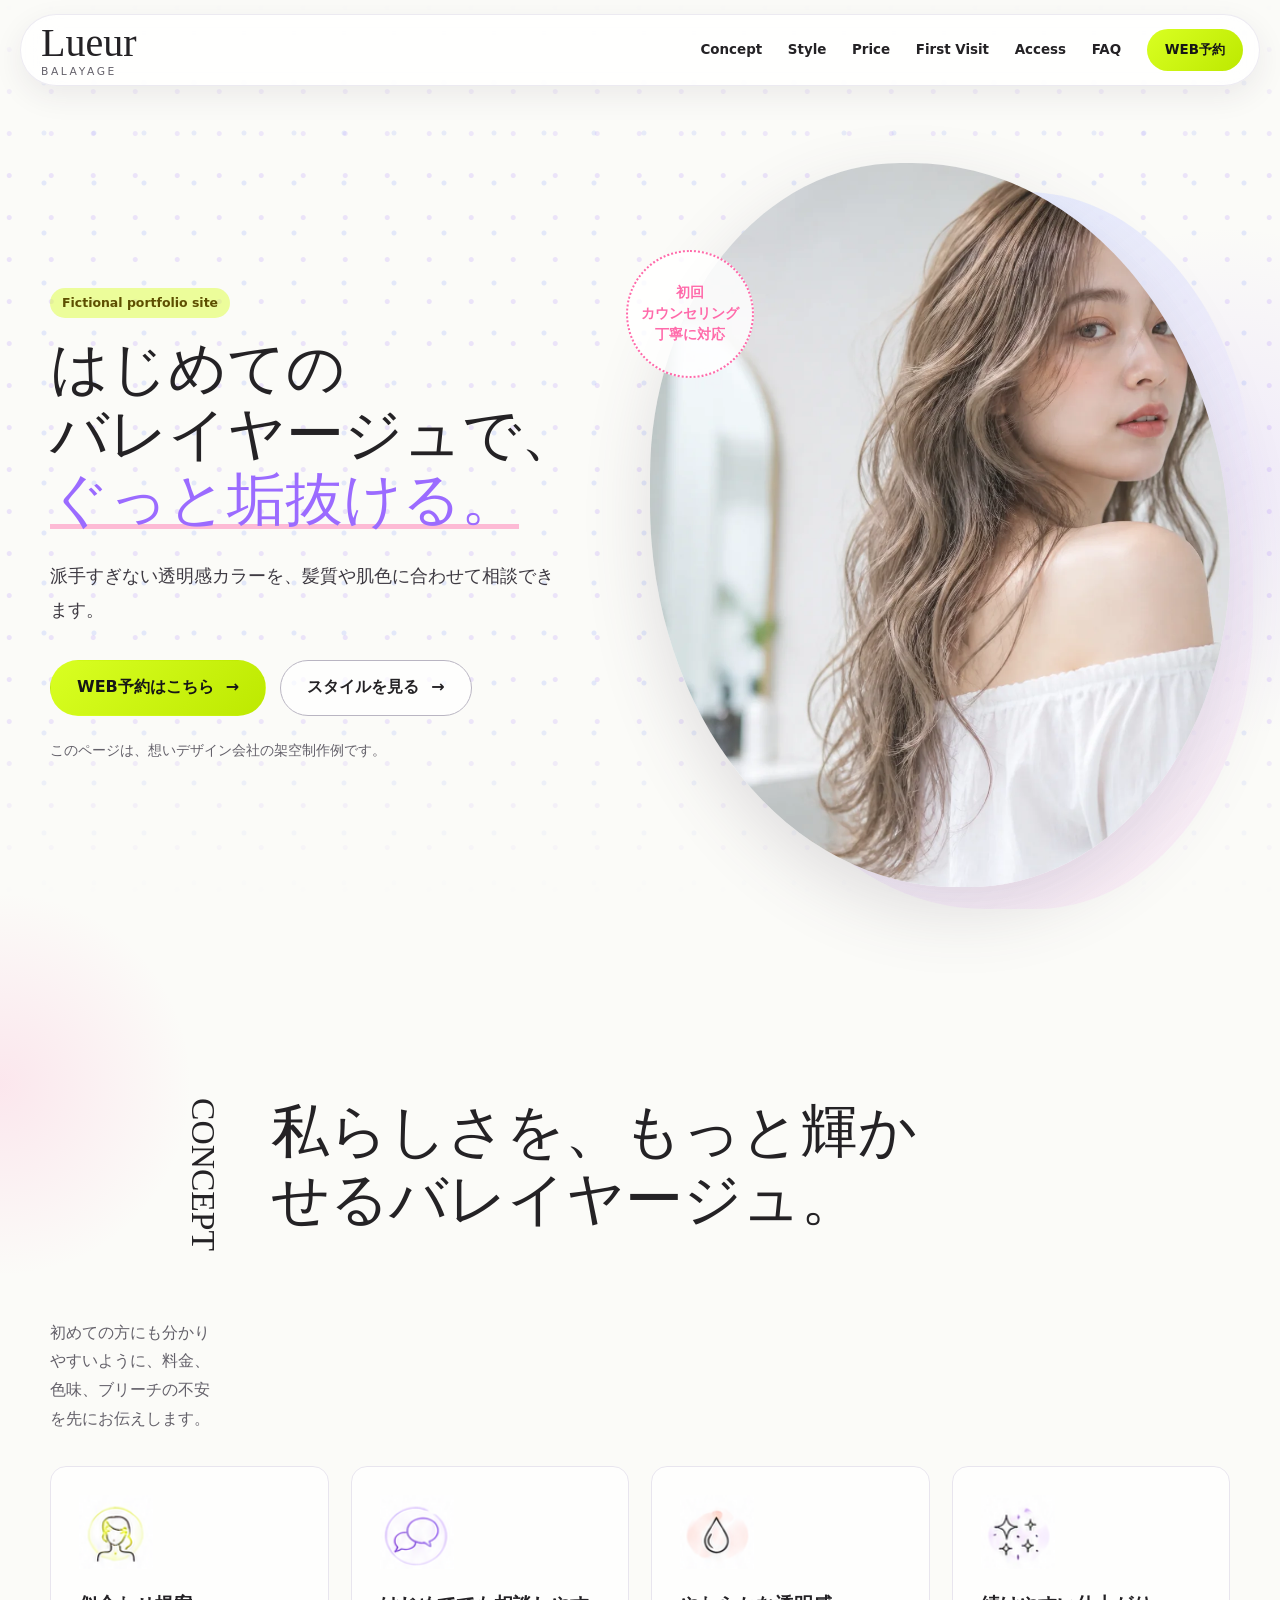
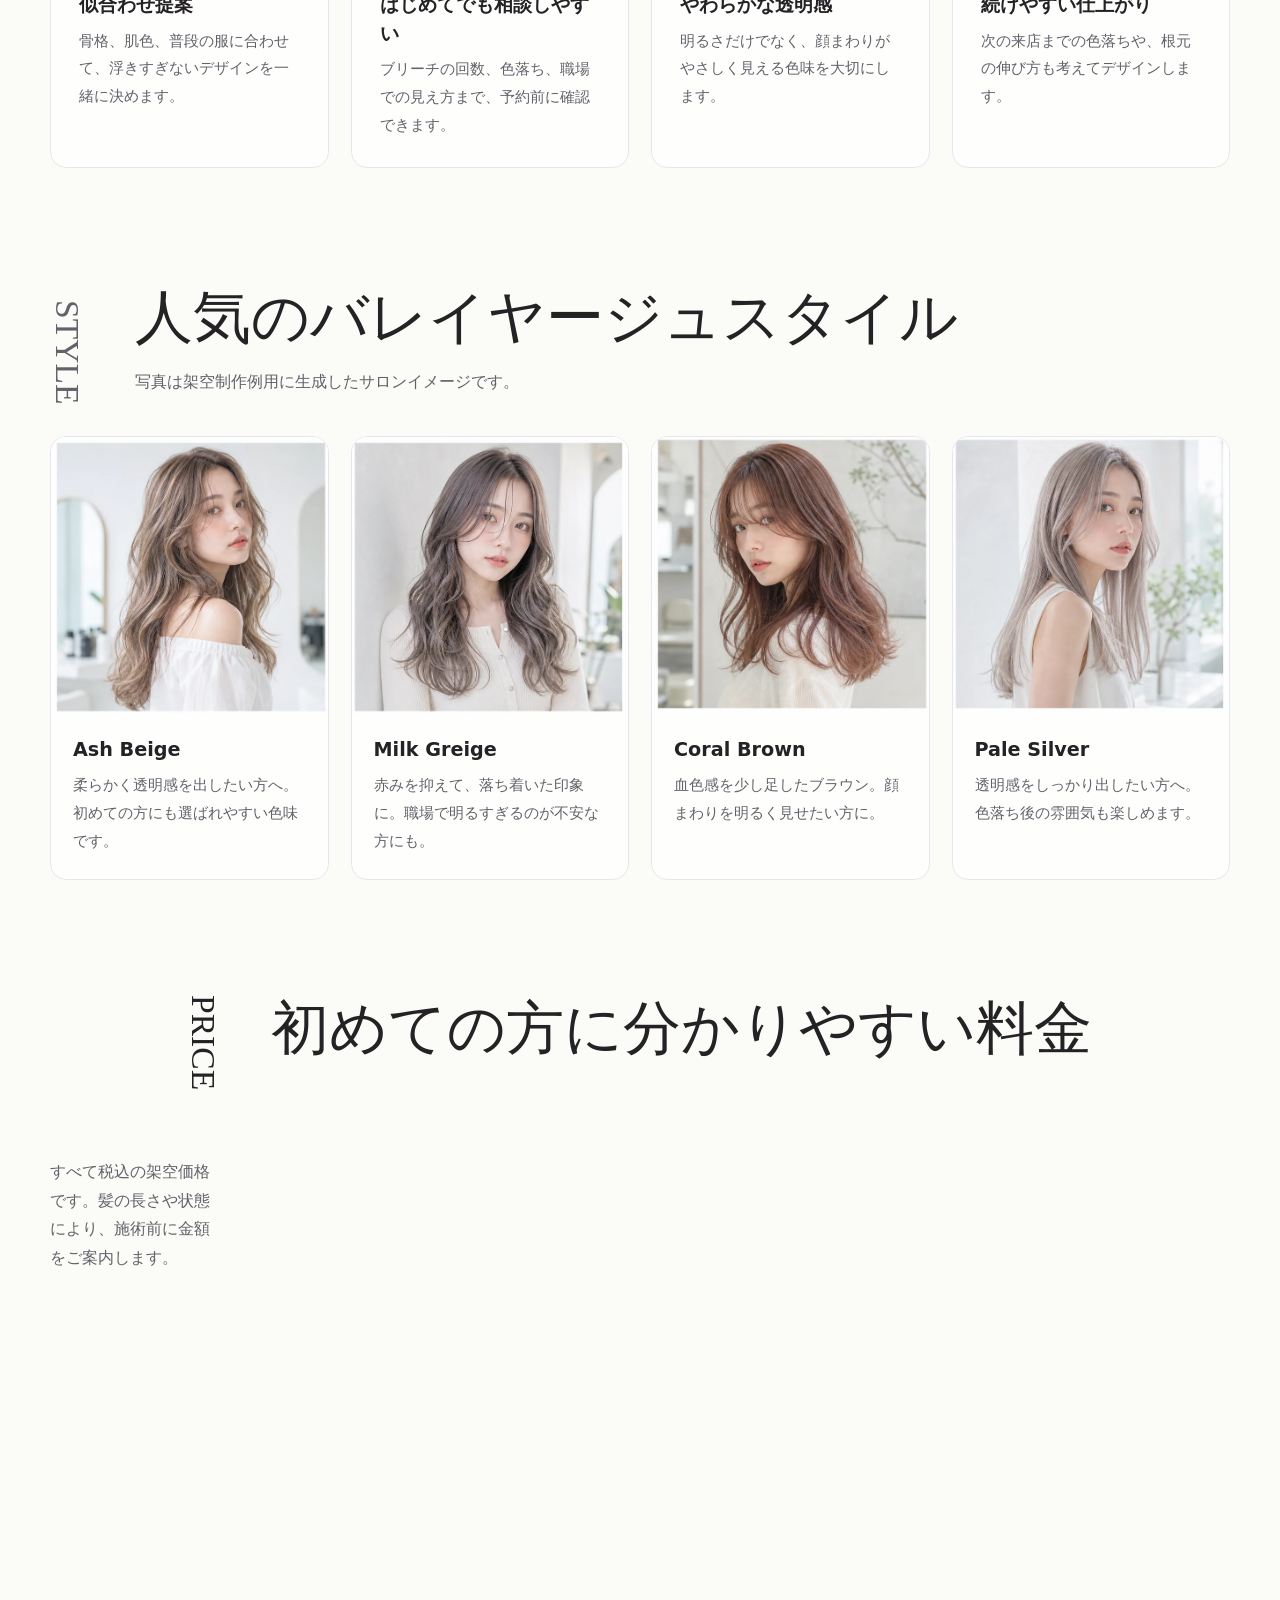
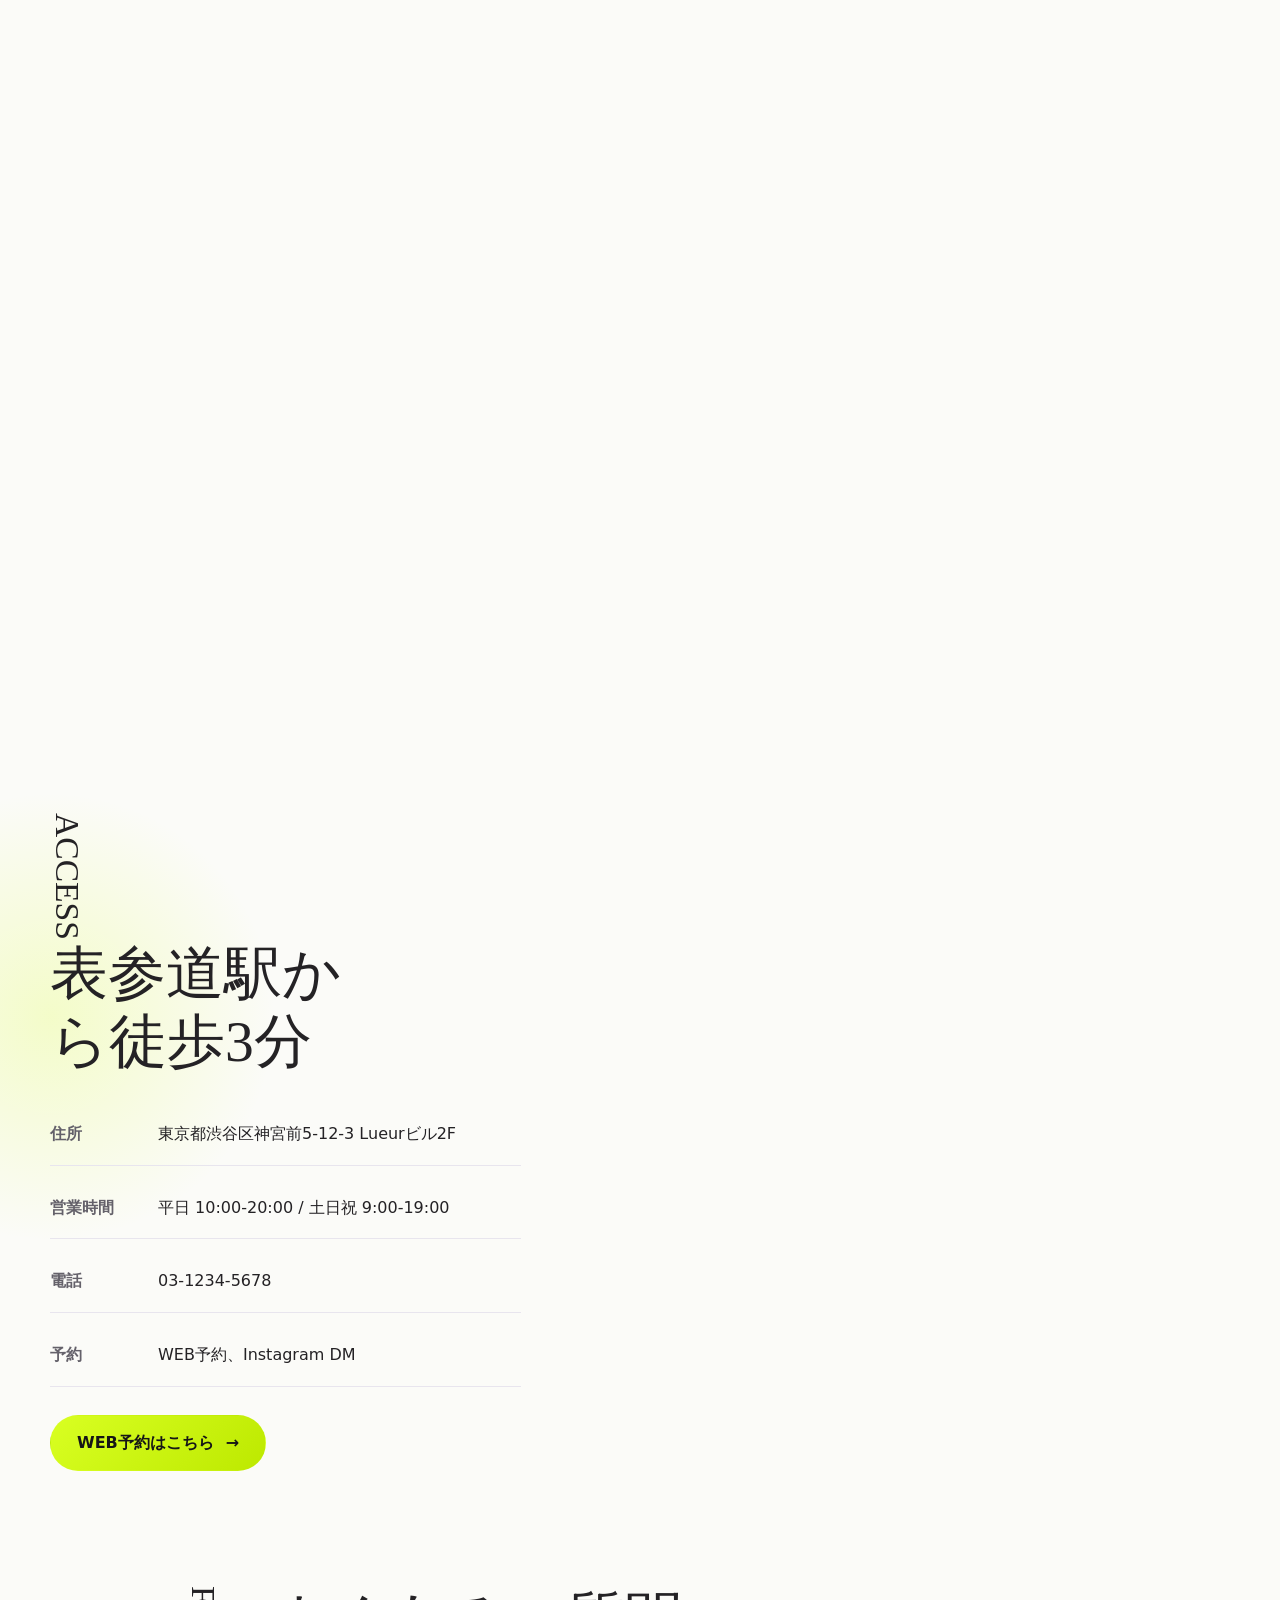
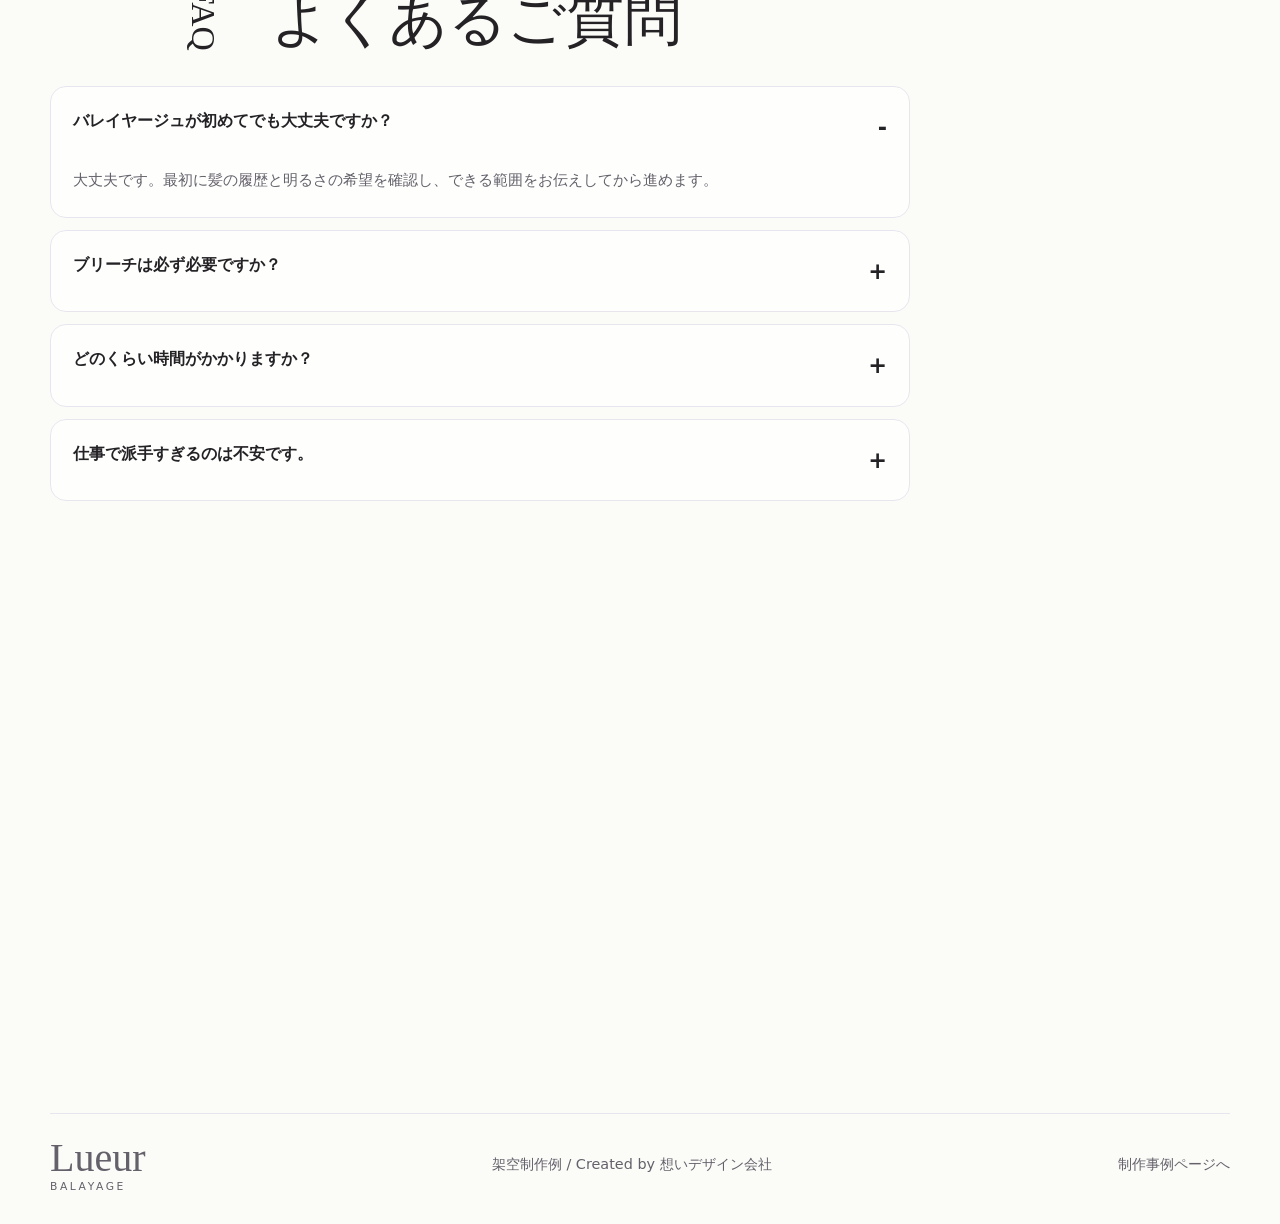
<file: index.html>
<!doctype html>
<html lang="ja">
  <head>
    <meta charset="utf-8">
    <meta name="viewport" content="width=device-width, initial-scale=1">
    <meta name="robots" content="noindex,follow">
    <title>表参道のバレイヤージュ特化美容室 Lueur BALAYAGE</title>
    <meta name="description" content="初めてのバレイヤージュも相談しやすい、表参道の透明感カラー特化サロン。料金、スタイル、アクセス、よくある質問を掲載。">
    <meta property="og:site_name" content="Lueur BALAYAGE">
    <meta property="og:title" content="表参道のバレイヤージュ特化美容室 Lueur BALAYAGE">
    <meta property="og:description" content="派手すぎず、でもちゃんと変わる。初めての透明感カラーも相談しやすい表参道の架空サロンサイトです。">
    <meta property="og:type" content="website">
    <meta property="og:image" content="assets/lueur-hero.webp">
    <link rel="stylesheet" href="styles.css">
  </head>
  <body data-page="salon">
    <header class="site-header" data-header>
      <a class="brand" href="#top" aria-label="Lueur BALAYAGE トップへ">
        <span>Lueur</span>
        <small>BALAYAGE</small>
      </a>
      <button class="nav-toggle" type="button" aria-expanded="false" aria-controls="site-nav" data-nav-toggle>
        <span></span>
        <span></span>
        <span></span>
        <span class="sr-only">メニューを開く</span>
      </button>
      <nav id="site-nav" class="site-nav" data-nav>
        <a href="#concept">Concept</a>
        <a href="#style">Style</a>
        <a href="#price">Price</a>
        <a href="#first">First Visit</a>
        <a href="#access">Access</a>
        <a href="#faq">FAQ</a>
        <a class="nav-cta" href="#reserve">WEB予約</a>
      </nav>
    </header>

    <main id="top">
      <section class="hero section-grid">
        <div class="hero-copy reveal">
          <p class="fake-label">Fictional portfolio site</p>
          <h1>
            <span class="line">はじめての</span>
            <span class="line">バレイヤージュで、</span>
            <span class="line accent">ぐっと垢抜ける。</span>
          </h1>
          <p class="hero-lead">派手すぎない透明感カラーを、髪質や肌色に合わせて相談できます。</p>
          <div class="hero-actions">
            <a class="button primary" href="#reserve">WEB予約はこちら</a>
            <a class="button secondary" href="#style">スタイルを見る</a>
          </div>
          <p class="notice">このページは、想いデザイン会社の架空制作例です。</p>
        </div>
        <div class="hero-visual reveal" data-parallax>
          <img src="assets/lueur-hero.webp" alt="やわらかなアッシュベージュのバレイヤージュスタイル">
          <div class="hero-badge">初回<br>カウンセリング<br>丁寧に対応</div>
        </div>
      </section>

      <section id="concept" class="concept section">
        <div class="section-heading reveal">
          <p class="side-word">CONCEPT</p>
          <h2>私らしさを、もっと輝かせるバレイヤージュ。</h2>
          <p>初めての方にも分かりやすいように、料金、色味、ブリーチの不安を先にお伝えします。</p>
        </div>
        <div class="concept-list">
          <article class="concept-item reveal">
            <span class="concept-icon" aria-hidden="true">
              <img src="assets/concept-icon-fit.png" alt="">
            </span>
            <h3>似合わせ提案</h3>
            <p>骨格、肌色、普段の服に合わせて、浮きすぎないデザインを一緒に決めます。</p>
          </article>
          <article class="concept-item reveal">
            <span class="concept-icon violet" aria-hidden="true">
              <img src="assets/concept-icon-consult.png" alt="">
            </span>
            <h3>はじめてでも相談しやすい</h3>
            <p>ブリーチの回数、色落ち、職場での見え方まで、予約前に確認できます。</p>
          </article>
          <article class="concept-item reveal">
            <span class="concept-icon coral" aria-hidden="true">
              <img src="assets/concept-icon-clear.png" alt="">
            </span>
            <h3>やわらかな透明感</h3>
            <p>明るさだけでなく、顔まわりがやさしく見える色味を大切にします。</p>
          </article>
          <article class="concept-item reveal">
            <span class="concept-icon blue" aria-hidden="true">
              <img src="assets/concept-icon-finish.png" alt="">
            </span>
            <h3>続けやすい仕上がり</h3>
            <p>次の来店までの色落ちや、根元の伸び方も考えてデザインします。</p>
          </article>
        </div>
      </section>

      <section id="style" class="style section">
        <div class="split-title reveal">
          <p class="side-word">STYLE</p>
          <div>
            <h2>人気のバレイヤージュスタイル</h2>
            <p>写真は架空制作例用に生成したサロンイメージです。</p>
          </div>
        </div>
        <div class="style-grid">
          <article class="style-card reveal">
            <div class="style-photo style-ash" aria-hidden="true"></div>
            <h3>Ash Beige</h3>
            <p>柔らかく透明感を出したい方へ。初めての方にも選ばれやすい色味です。</p>
          </article>
          <article class="style-card reveal">
            <div class="style-photo style-greige" aria-hidden="true"></div>
            <h3>Milk Greige</h3>
            <p>赤みを抑えて、落ち着いた印象に。職場で明るすぎるのが不安な方にも。</p>
          </article>
          <article class="style-card reveal">
            <div class="style-photo style-coral" aria-hidden="true"></div>
            <h3>Coral Brown</h3>
            <p>血色感を少し足したブラウン。顔まわりを明るく見せたい方に。</p>
          </article>
          <article class="style-card reveal">
            <div class="style-photo style-silver" aria-hidden="true"></div>
            <h3>Pale Silver</h3>
            <p>透明感をしっかり出したい方へ。色落ち後の雰囲気も楽しめます。</p>
          </article>
        </div>
      </section>

      <section id="price" class="price section">
        <div class="section-heading reveal">
          <p class="side-word">PRICE</p>
          <h2>初めての方に分かりやすい料金</h2>
          <p>すべて税込の架空価格です。髪の長さや状態により、施術前に金額をご案内します。</p>
        </div>
        <div class="price-grid">
          <article class="price-card reveal">
            <span class="tag lime">人気 No.1</span>
            <h3>はじめてのバレイヤージュ</h3>
            <p>カット、バレイヤージュ、トリートメント</p>
            <strong>¥19,800〜</strong>
            <small>所要時間 150分〜</small>
          </article>
          <article class="price-card featured reveal">
            <span class="tag violet">透明感重視</span>
            <h3>バレイヤージュコース</h3>
            <p>カット、バレイヤージュ、カラー、髪質改善トリートメント</p>
            <strong>¥24,800〜</strong>
            <small>所要時間 180分〜</small>
          </article>
          <article class="price-card reveal">
            <span class="tag pink">メンテナンスに</span>
            <h3>リタッチカラー</h3>
            <p>根元カラー、トリートメント</p>
            <strong>¥9,900〜</strong>
            <small>所要時間 90分〜</small>
          </article>
        </div>
      </section>

      <section id="first" class="first section">
        <div class="flow-copy reveal">
          <p class="side-word">FIRST VISIT</p>
          <h2>初めてでも、当日の流れが分かるように。</h2>
          <p>予約前の不安を減らせるように、来店後の流れを先に見せています。</p>
        </div>
        <ol class="flow-list">
          <li class="reveal"><span>1</span><strong>WEB予約</strong><p>希望日時とメニューを選びます。迷う場合は相談メニューでも大丈夫です。</p></li>
          <li class="reveal"><span>2</span><strong>カウンセリング</strong><p>髪の履歴、なりたい色、職場での見え方を確認します。</p></li>
          <li class="reveal"><span>3</span><strong>施術と色味確認</strong><p>明るさやダメージを見ながら、無理のない範囲で進めます。</p></li>
          <li class="reveal"><span>4</span><strong>仕上げと次回案内</strong><p>色落ちの目安と、自宅でのケアを短くお伝えします。</p></li>
        </ol>
      </section>

      <section id="access" class="access section">
        <div class="access-info reveal">
          <p class="side-word">ACCESS</p>
          <h2>表参道駅から徒歩3分</h2>
          <dl>
            <div><dt>住所</dt><dd>東京都渋谷区神宮前5-12-3 Lueurビル2F</dd></div>
            <div><dt>営業時間</dt><dd>平日 10:00-20:00 / 土日祝 9:00-19:00</dd></div>
            <div><dt>電話</dt><dd>03-1234-5678</dd></div>
            <div><dt>予約</dt><dd>WEB予約、Instagram DM</dd></div>
          </dl>
          <a class="button primary" href="#reserve">WEB予約はこちら</a>
        </div>
        <div class="access-visual reveal">
          <img src="assets/lueur-salon.webp" alt="明るい白壁と植物がある架空美容室の店内">
          <div class="map-card" aria-label="表参道駅A1出口から徒歩3分の架空地図">
            <span>表参道駅 A1出口</span>
            <strong>Lueur</strong>
          </div>
        </div>
      </section>

      <section id="faq" class="faq section">
        <div class="section-heading reveal">
          <p class="side-word">FAQ</p>
          <h2>よくあるご質問</h2>
        </div>
        <div class="faq-list reveal">
          <details open>
            <summary>バレイヤージュが初めてでも大丈夫ですか？</summary>
            <p>大丈夫です。最初に髪の履歴と明るさの希望を確認し、できる範囲をお伝えしてから進めます。</p>
          </details>
          <details>
            <summary>ブリーチは必ず必要ですか？</summary>
            <p>出したい明るさによって変わります。髪の状態を見て、ブリーチなしでできる範囲もご案内します。</p>
          </details>
          <details>
            <summary>どのくらい時間がかかりますか？</summary>
            <p>初回は150分から180分ほどが目安です。髪の長さや履歴により前後します。</p>
          </details>
          <details>
            <summary>仕事で派手すぎるのは不安です。</summary>
            <p>結んだときの見え方や、室内での明るさも考えて色味を調整します。写真を見ながら相談できます。</p>
          </details>
        </div>
      </section>

      <section id="reserve" class="final-cta section reveal">
        <h2>新しい自分に、ちょっとワクワクする。</h2>
        <p>まずは希望の雰囲気だけでも大丈夫です。予約画面でメニューを選び、当日一緒に決めていきます。</p>
        <div class="hero-actions">
          <a class="button primary" href="case-study.html#contact">制作事例を見る</a>
          <a class="button secondary" href="#style">スタイルを見る</a>
        </div>
      </section>
    </main>

    <footer class="site-footer">
      <a class="brand" href="#top">
        <span>Lueur</span>
        <small>BALAYAGE</small>
      </a>
      <p>架空制作例 / Created by 想いデザイン会社</p>
      <a href="case-study.html">制作事例ページへ</a>
    </footer>

    <a class="mobile-reserve" href="#reserve">WEB予約はこちら</a>
    <script src="script.js"></script>
  </body>
</html>
</file>
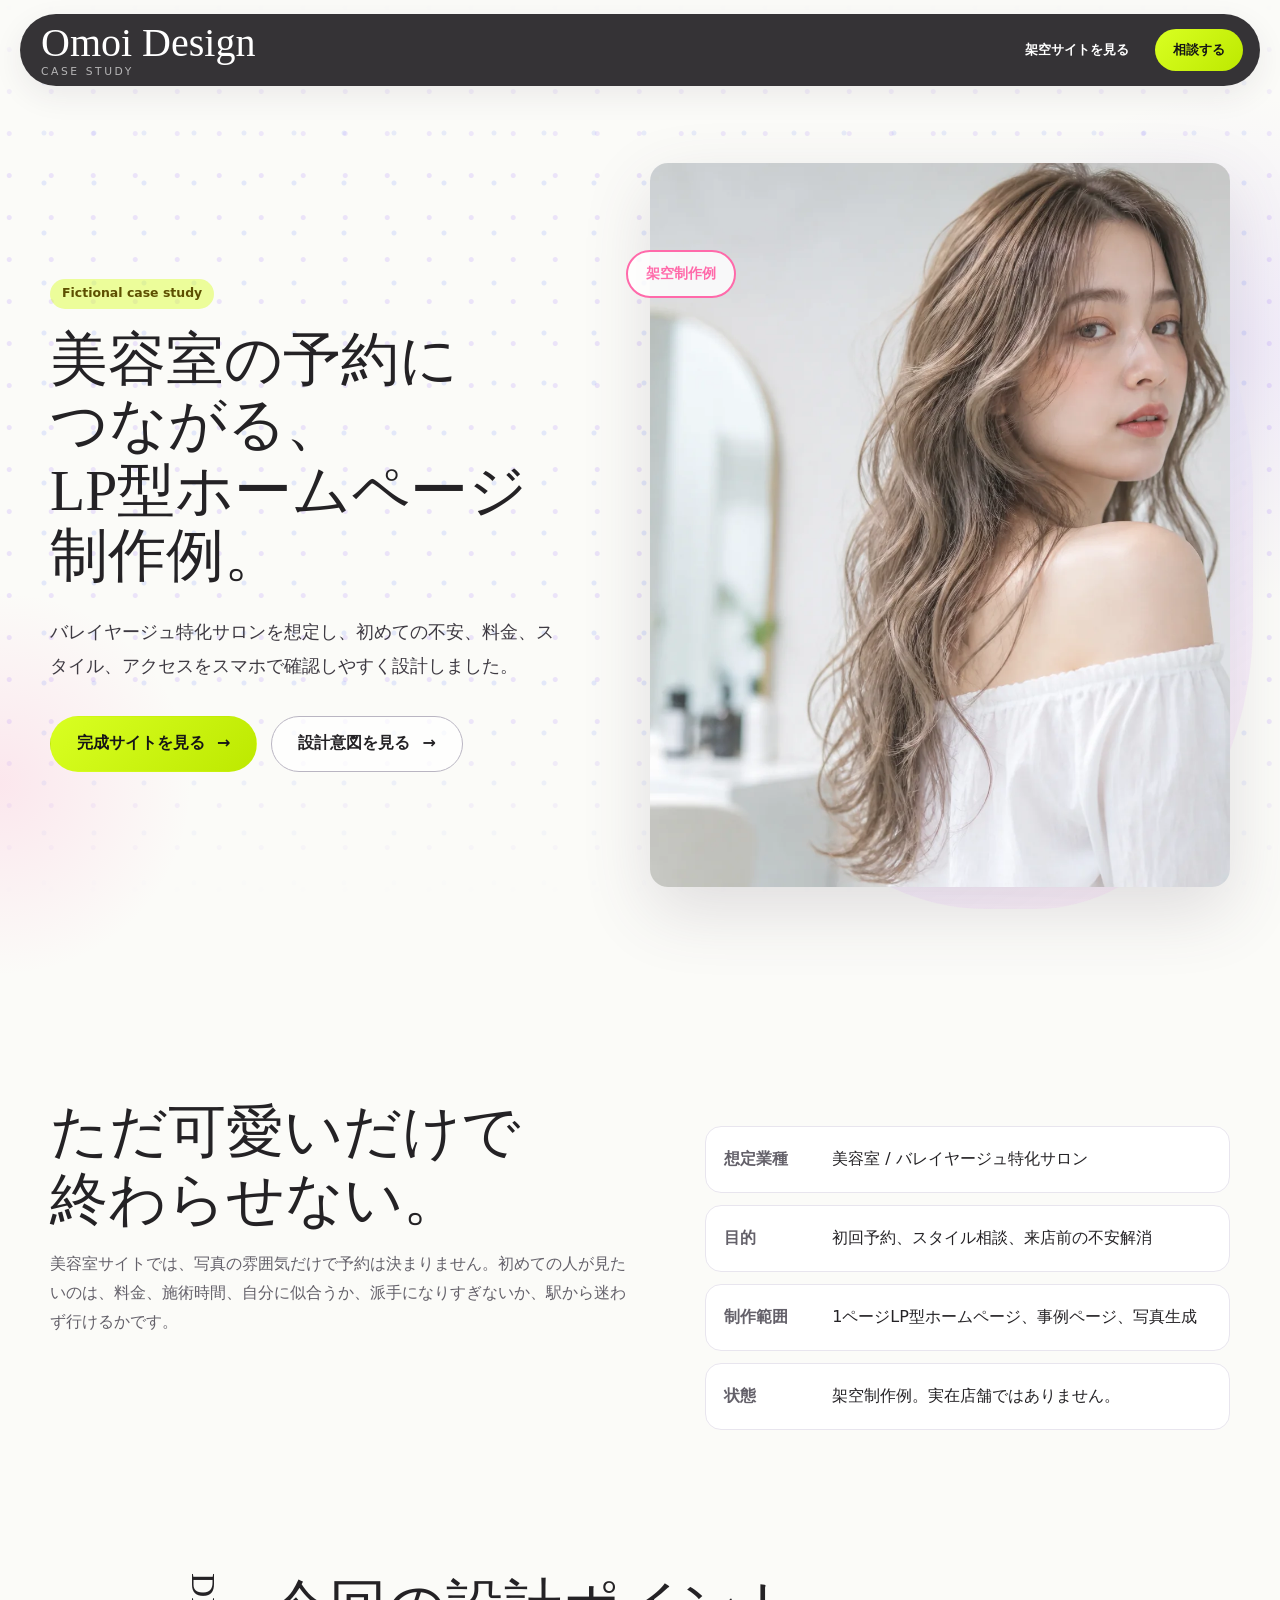
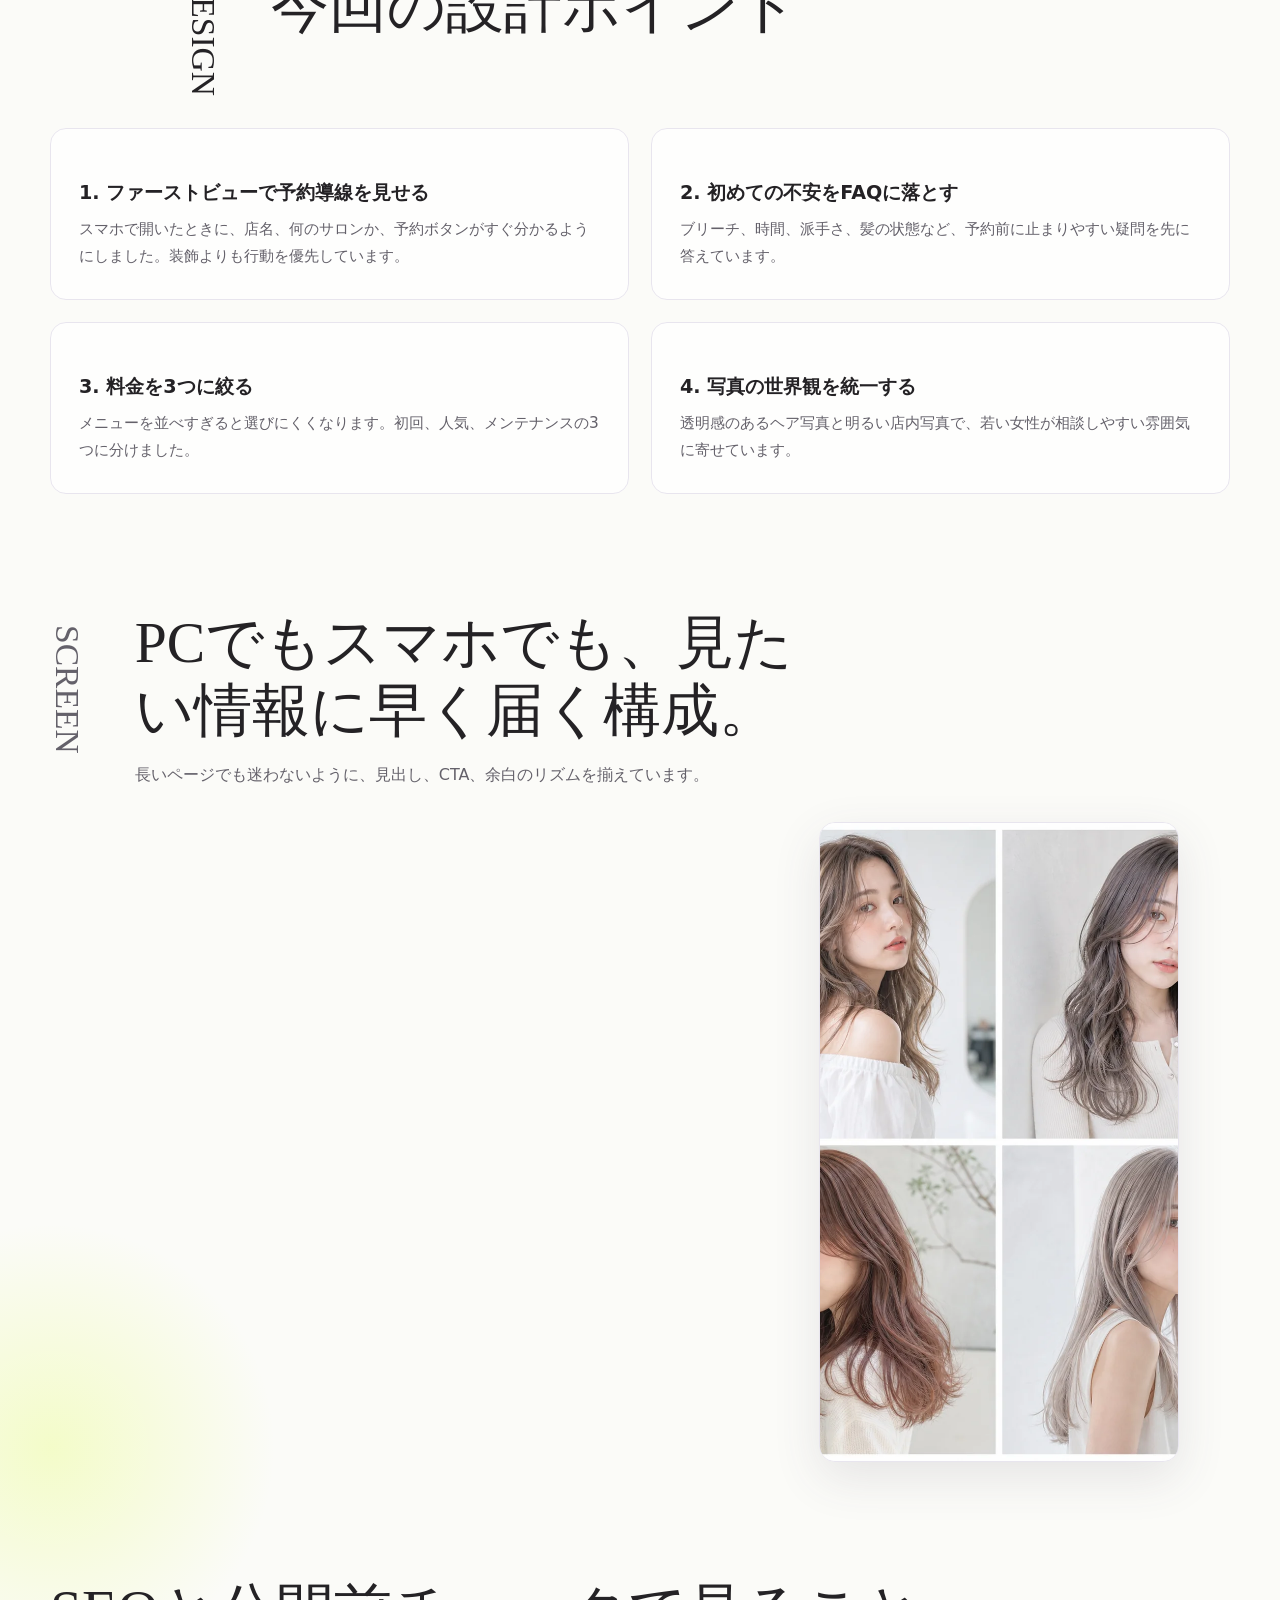
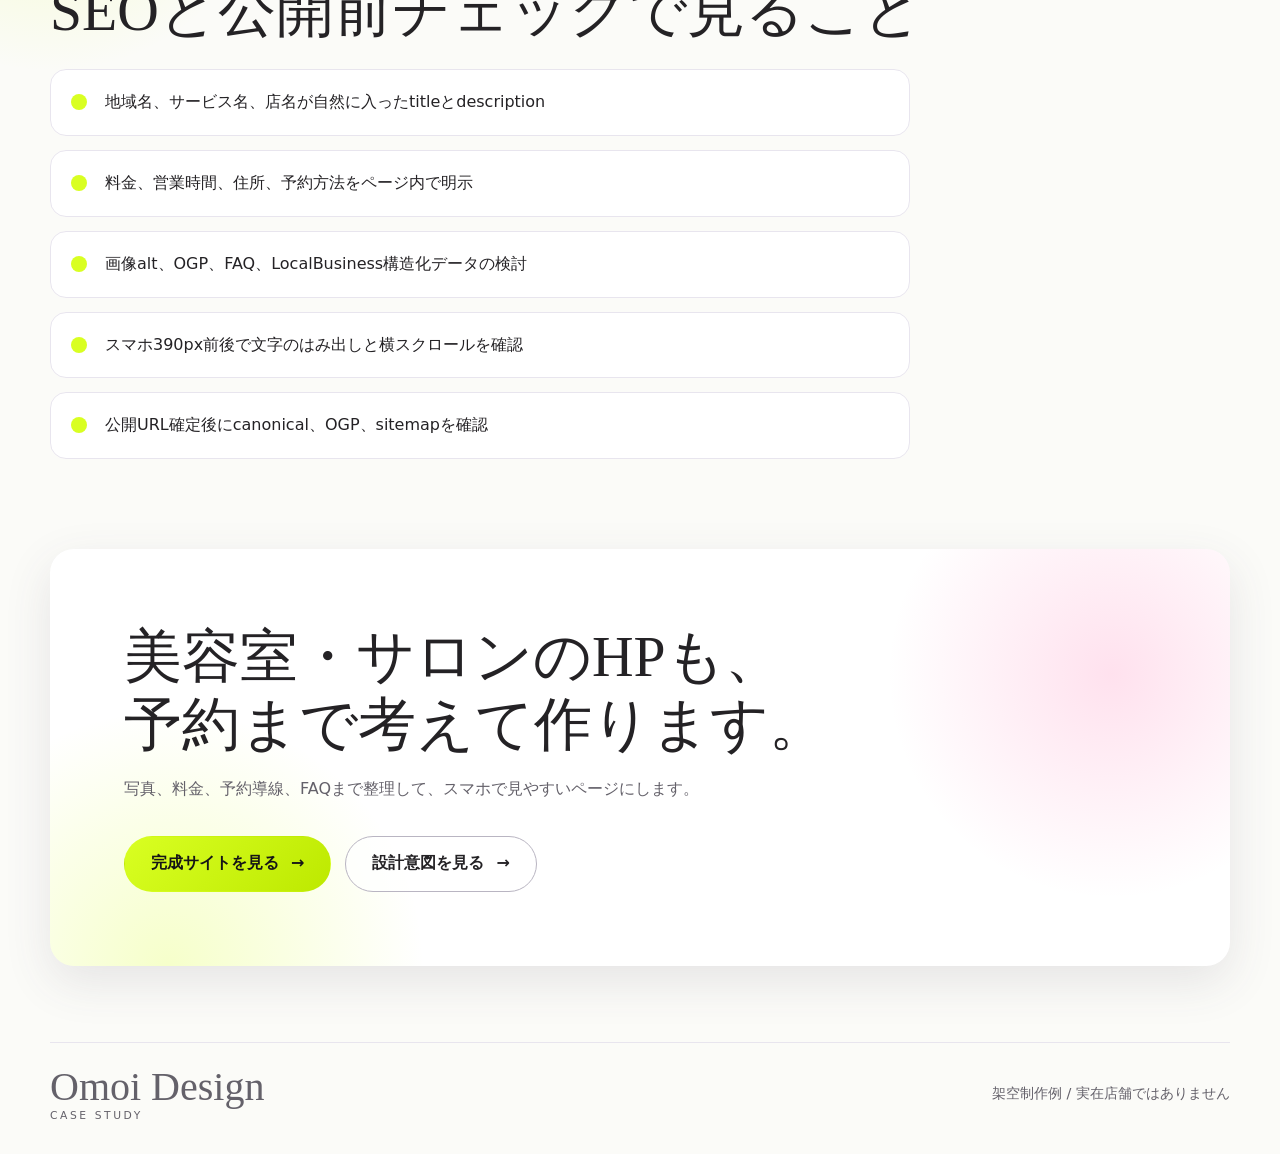
<file: case-study.html>
<!doctype html>
<html lang="ja">
  <head>
    <meta charset="utf-8">
    <meta name="viewport" content="width=device-width, initial-scale=1">
    <meta name="robots" content="index,follow">
    <title>制作事例 Lueur BALAYAGE 架空美容室サイト | 想いデザイン会社</title>
    <meta name="description" content="バレイヤージュ特化の架空美容室サイト制作事例。予約導線、スマホ表示、料金、FAQ、SEOの設計意図を紹介します。">
    <meta property="og:site_name" content="想いデザイン会社">
    <meta property="og:title" content="制作事例 Lueur BALAYAGE 架空美容室サイト">
    <meta property="og:description" content="美容室の予約につながるLP型ホームページの架空制作事例です。">
    <meta property="og:type" content="article">
    <meta property="og:image" content="assets/lueur-hero.webp">
    <link rel="stylesheet" href="styles.css">
  </head>
  <body data-page="case">
    <header class="site-header case-header" data-header>
      <a class="brand" href="case-study.html" aria-label="制作事例トップへ">
        <span>Omoi Design</span>
        <small>CASE STUDY</small>
      </a>
      <nav class="site-nav always">
        <a href="index.html">架空サイトを見る</a>
        <a class="nav-cta" href="#contact">相談する</a>
      </nav>
    </header>

    <main>
      <section class="case-hero section-grid">
        <div class="hero-copy reveal">
          <p class="fake-label">Fictional case study</p>
          <h1>
            <span class="line">美容室の予約に</span>
            <span class="line">つながる、</span>
            <span class="line">LP型ホームページ</span>
            <span class="line">制作例。</span>
          </h1>
          <p class="hero-lead">バレイヤージュ特化サロンを想定し、初めての不安、料金、スタイル、アクセスをスマホで確認しやすく設計しました。</p>
          <div class="hero-actions">
            <a class="button primary" href="index.html">完成サイトを見る</a>
            <a class="button secondary" href="#design">設計意図を見る</a>
          </div>
        </div>
        <div class="case-preview reveal" data-parallax>
          <img src="assets/lueur-hero.webp" alt="Lueur BALAYAGE 架空サイトのヒーロー写真">
          <div class="preview-note">架空制作例</div>
        </div>
      </section>

      <section class="case-summary section reveal">
        <div>
          <h2>ただ可愛いだけで終わらせない。</h2>
          <p>美容室サイトでは、写真の雰囲気だけで予約は決まりません。初めての人が見たいのは、料金、施術時間、自分に似合うか、派手になりすぎないか、駅から迷わず行けるかです。</p>
        </div>
        <dl class="project-facts">
          <div><dt>想定業種</dt><dd>美容室 / バレイヤージュ特化サロン</dd></div>
          <div><dt>目的</dt><dd>初回予約、スタイル相談、来店前の不安解消</dd></div>
          <div><dt>制作範囲</dt><dd>1ページLP型ホームページ、事例ページ、写真生成</dd></div>
          <div><dt>状態</dt><dd>架空制作例。実在店舗ではありません。</dd></div>
        </dl>
      </section>

      <section id="design" class="case-points section">
        <div class="section-heading reveal">
          <p class="side-word">DESIGN</p>
          <h2>今回の設計ポイント</h2>
        </div>
        <div class="point-grid">
          <article class="point reveal">
            <h3>1. ファーストビューで予約導線を見せる</h3>
            <p>スマホで開いたときに、店名、何のサロンか、予約ボタンがすぐ分かるようにしました。装飾よりも行動を優先しています。</p>
          </article>
          <article class="point reveal">
            <h3>2. 初めての不安をFAQに落とす</h3>
            <p>ブリーチ、時間、派手さ、髪の状態など、予約前に止まりやすい疑問を先に答えています。</p>
          </article>
          <article class="point reveal">
            <h3>3. 料金を3つに絞る</h3>
            <p>メニューを並べすぎると選びにくくなります。初回、人気、メンテナンスの3つに分けました。</p>
          </article>
          <article class="point reveal">
            <h3>4. 写真の世界観を統一する</h3>
            <p>透明感のあるヘア写真と明るい店内写真で、若い女性が相談しやすい雰囲気に寄せています。</p>
          </article>
        </div>
      </section>

      <section class="screens section">
        <div class="split-title reveal">
          <p class="side-word">SCREEN</p>
          <div>
            <h2>PCでもスマホでも、見たい情報に早く届く構成。</h2>
            <p>長いページでも迷わないように、見出し、CTA、余白のリズムを揃えています。</p>
          </div>
        </div>
        <div class="screen-grid">
          <div class="screen desktop reveal">
            <img src="assets/lueur-salon.webp" alt="Lueur BALAYAGE の店内イメージ">
          </div>
          <div class="screen mobile reveal">
            <img src="assets/lueur-styles.webp" alt="Lueur BALAYAGE のスタイル一覧イメージ">
          </div>
        </div>
      </section>

      <section class="case-seo section reveal">
        <h2>SEOと公開前チェックで見ること</h2>
        <ul class="check-list">
          <li>地域名、サービス名、店名が自然に入ったtitleとdescription</li>
          <li>料金、営業時間、住所、予約方法をページ内で明示</li>
          <li>画像alt、OGP、FAQ、LocalBusiness構造化データの検討</li>
          <li>スマホ390px前後で文字のはみ出しと横スクロールを確認</li>
          <li>公開URL確定後にcanonical、OGP、sitemapを確認</li>
        </ul>
      </section>

      <section id="contact" class="final-cta section reveal">
        <h2>美容室・サロンのHPも、予約まで考えて作ります。</h2>
        <p>写真、料金、予約導線、FAQまで整理して、スマホで見やすいページにします。</p>
        <div class="hero-actions">
          <a class="button primary" href="index.html">完成サイトを見る</a>
          <a class="button secondary" href="#design">設計意図を見る</a>
        </div>
      </section>
    </main>

    <footer class="site-footer">
      <a class="brand" href="case-study.html">
        <span>Omoi Design</span>
        <small>CASE STUDY</small>
      </a>
      <p>架空制作例 / 実在店舗ではありません</p>
    </footer>

    <script src="script.js"></script>
  </body>
</html>
</file>
<file: styles.css>
:root {
  --bg: #fbfbf8;
  --surface: #ffffff;
  --ink: #242225;
  --muted: #64616a;
  --line: #e8e5ee;
  --lime: #d9ff22;
  --lime-strong: #bde900;
  --pink: #ff6aaa;
  --violet: #9b6bff;
  --sky: #dfe9ff;
  --orange: #ff8b2c;
  --shadow: 0 16px 48px rgb(76 66 92 / 0.12);
  --radius: 16px;
  --pill: 999px;
  --max: 1180px;
}

* {
  box-sizing: border-box;
}

html {
  scroll-behavior: smooth;
}

body {
  margin: 0;
  color: var(--ink);
  background:
    radial-gradient(circle at 0 18%, rgb(255 106 170 / 0.14), transparent 12rem),
    radial-gradient(circle at 96% 8%, rgb(155 107 255 / 0.12), transparent 16rem),
    radial-gradient(circle at 4% 70%, rgb(217 255 34 / 0.22), transparent 14rem),
    var(--bg);
  font-family: "Yu Gothic", "Hiragino Kaku Gothic ProN", Meiryo, system-ui, sans-serif;
  line-height: 1.8;
  letter-spacing: 0;
}

body::before {
  content: "";
  position: fixed;
  inset: 0;
  z-index: -1;
  pointer-events: none;
  background:
    radial-gradient(circle at 22% 18%, rgb(155 107 255 / 0.16) 0 2px, transparent 3px),
    radial-gradient(circle at 88% 66%, rgb(80 118 255 / 0.14) 0 2px, transparent 3px);
  background-size: 42px 42px, 50px 50px;
  mask-image: linear-gradient(180deg, transparent, #000 18%, #000 78%, transparent);
}

a {
  color: inherit;
  text-decoration: none;
}

img {
  display: block;
  max-width: 100%;
}

.sr-only {
  position: absolute;
  width: 1px;
  height: 1px;
  padding: 0;
  margin: -1px;
  overflow: hidden;
  clip: rect(0, 0, 0, 0);
  white-space: nowrap;
  border: 0;
}

.site-header {
  position: sticky;
  top: 0;
  z-index: 20;
  display: flex;
  align-items: center;
  justify-content: space-between;
  gap: 24px;
  width: min(calc(100% - 40px), 1240px);
  height: 72px;
  margin: 14px auto 0;
  padding: 0 16px 0 20px;
  border: 1px solid rgb(232 229 238 / 0.8);
  border-radius: var(--pill);
  background: rgb(255 255 255 / 0.82);
  backdrop-filter: blur(18px);
  box-shadow: 0 10px 30px rgb(50 40 70 / 0.08);
}

.case-header {
  background: rgb(36 34 37 / 0.92);
  color: #fff;
  border-color: transparent;
}

.brand {
  display: inline-flex;
  flex-direction: column;
  justify-content: center;
  line-height: 1;
  min-width: max-content;
}

.brand span {
  font-family: Georgia, "Times New Roman", serif;
  font-size: clamp(1.8rem, 4vw, 2.5rem);
  letter-spacing: 0;
}

.brand small {
  margin-top: 4px;
  font-size: 0.67rem;
  letter-spacing: 0.24em;
  color: var(--muted);
}

.case-header .brand small {
  color: rgb(255 255 255 / 0.64);
}

.site-nav {
  display: flex;
  align-items: center;
  gap: clamp(12px, 2vw, 28px);
  font-size: 0.84rem;
  font-weight: 700;
}

.site-nav a {
  display: inline-flex;
  align-items: center;
  min-height: 42px;
}

.nav-cta,
.button.primary {
  color: #161616;
  background: linear-gradient(135deg, var(--lime), var(--lime-strong));
}

.nav-cta {
  min-height: 44px;
  padding: 0 18px;
  border-radius: var(--pill);
}

.nav-toggle {
  display: none;
  width: 48px;
  height: 48px;
  border: 0;
  border-radius: var(--pill);
  background: transparent;
}

.nav-toggle span:not(.sr-only) {
  display: block;
  width: 26px;
  height: 2px;
  margin: 6px auto;
  background: currentColor;
}

.section,
.section-grid {
  width: min(calc(100% - 40px), var(--max));
  margin: 0 auto;
}

.section {
  padding: clamp(68px, 9vw, 124px) 0 0;
}

.section-grid {
  display: grid;
  grid-template-columns: minmax(0, 0.95fr) minmax(320px, 1.05fr);
  align-items: center;
  gap: clamp(32px, 6vw, 76px);
  min-height: calc(100dvh - 92px);
  padding: clamp(48px, 6vw, 80px) 0 clamp(50px, 8vw, 96px);
}

.hero-copy h1,
.case-hero h1 {
  max-width: 13ch;
  margin: 0;
  font-family: Georgia, "Times New Roman", "Yu Mincho", serif;
  font-size: clamp(2.65rem, 4.5vw, 4.2rem);
  line-height: 1.14;
  font-weight: 500;
  text-wrap: balance;
}

.hero-copy h1 .line,
.case-hero h1 .line {
  display: block;
}

.hero-copy h1 .line {
  white-space: nowrap;
}

.hero-copy h1 .accent {
  color: var(--violet);
  text-decoration: underline;
  text-decoration-color: rgb(255 106 170 / 0.45);
  text-underline-offset: 0.08em;
}

.fake-label {
  display: inline-flex;
  align-items: center;
  min-height: 30px;
  margin: 0 0 18px;
  padding: 0 12px;
  border-radius: var(--pill);
  color: #5d4f00;
  background: rgb(217 255 34 / 0.44);
  font-size: 0.78rem;
  font-weight: 700;
}

.hero-lead {
  max-width: 32rem;
  margin: 26px 0 0;
  color: #3e3a42;
  font-size: clamp(1rem, 2vw, 1.13rem);
  line-height: 1.9;
}

.hero-actions {
  display: flex;
  flex-wrap: wrap;
  gap: 14px;
  margin-top: 32px;
}

.button {
  display: inline-flex;
  align-items: center;
  justify-content: center;
  min-height: 56px;
  padding: 0 26px;
  border-radius: var(--pill);
  border: 1px solid transparent;
  font-weight: 800;
  white-space: nowrap;
  transition: transform 180ms ease, box-shadow 180ms ease, background 180ms ease;
}

.button::after {
  content: "→";
  margin-left: 12px;
}

.button.secondary {
  background: rgb(255 255 255 / 0.72);
  border-color: #b9b5c2;
}

.button:hover {
  transform: translateY(-2px);
}

.button:active {
  transform: translateY(1px);
}

.notice {
  max-width: 30rem;
  margin: 22px 0 0;
  color: var(--muted);
  font-size: 0.86rem;
}

.hero-visual,
.case-preview {
  position: relative;
}

.hero-visual::before,
.case-preview::before {
  content: "";
  position: absolute;
  inset: 4% -4% -3% 10%;
  z-index: -1;
  border-radius: 54% 46% 44% 56%;
  background: linear-gradient(145deg, rgb(223 233 255 / 0.95), rgb(255 235 246 / 0.7));
}

.hero-visual img,
.case-preview img {
  width: min(100%, 600px);
  aspect-ratio: 4 / 5;
  object-fit: cover;
  border-radius: 44% 56% 46% 54%;
  box-shadow: 0 24px 68px rgb(80 70 92 / 0.16);
}

.hero-badge,
.preview-note {
  position: absolute;
  top: 12%;
  left: -24px;
  display: grid;
  place-items: center;
  width: 128px;
  height: 128px;
  border: 2px dotted var(--pink);
  border-radius: 50%;
  color: var(--pink);
  background: rgb(255 255 255 / 0.82);
  font-size: 0.86rem;
  font-weight: 800;
  line-height: 1.55;
  text-align: center;
}

.section-heading {
  display: grid;
  grid-template-columns: 170px minmax(0, 1fr);
  gap: clamp(18px, 4vw, 56px);
  align-items: start;
  margin-bottom: 32px;
}

.section-heading h2,
.split-title h2,
.flow-copy h2,
.access-info h2,
.case-summary h2,
.case-seo h2,
.final-cta h2 {
  margin: 0;
  font-family: Georgia, "Times New Roman", "Yu Mincho", serif;
  font-size: clamp(2rem, 4.5vw, 4.2rem);
  line-height: 1.18;
  font-weight: 500;
  text-wrap: balance;
}

.section-heading p:not(.side-word),
.split-title p,
.flow-copy p,
.case-summary p,
.case-seo p,
.final-cta p {
  max-width: 44rem;
  margin: 16px 0 0;
  color: var(--muted);
}

.side-word {
  margin: 0;
  writing-mode: vertical-rl;
  font-family: Georgia, "Times New Roman", serif;
  font-size: clamp(1.4rem, 3vw, 2.1rem);
  line-height: 1;
  color: var(--ink);
}

.concept-list,
.style-grid,
.price-grid,
.point-grid {
  display: grid;
  grid-template-columns: repeat(4, minmax(0, 1fr));
  gap: 22px;
}

.concept-item,
.style-card,
.price-card,
.point,
.faq-list details,
.project-facts div {
  border: 1px solid var(--line);
  border-radius: var(--radius);
  background: rgb(255 255 255 / 0.72);
}

.concept-item {
  min-height: 220px;
  padding: 28px;
}

.concept-item h3,
.style-card h3,
.price-card h3,
.point h3 {
  margin: 22px 0 8px;
  font-size: 1.2rem;
  line-height: 1.5;
}

.concept-icon {
  width: 74px;
  height: 74px;
  display: block;
}

.concept-icon img {
  width: 100%;
  height: 100%;
  object-fit: contain;
}

.concept-item p,
.style-card p,
.price-card p,
.point p,
.flow-list p,
.faq-list p {
  margin: 0;
  color: var(--muted);
  font-size: 0.96rem;
}

.split-title {
  display: flex;
  align-items: flex-start;
  gap: clamp(18px, 4vw, 56px);
  margin-bottom: 32px;
}

.style-card {
  overflow: hidden;
  padding: 0 0 24px;
}

.style-card h3,
.style-card p {
  padding: 0 22px;
}

.style-photo {
  aspect-ratio: 1 / 1;
  background-image: url("assets/lueur-styles.webp");
  background-size: 200% 200%;
  background-repeat: no-repeat;
}

.style-ash { background-position: left top; }
.style-greige { background-position: right top; }
.style-coral { background-position: left bottom; }
.style-silver { background-position: right bottom; }

.price-grid {
  grid-template-columns: repeat(3, minmax(0, 1fr));
}

.price-card {
  position: relative;
  padding: 30px;
}

.price-card.featured {
  border-color: rgb(255 106 170 / 0.72);
  box-shadow: 0 18px 54px rgb(255 106 170 / 0.13);
}

.tag {
  display: inline-flex;
  align-items: center;
  min-height: 30px;
  padding: 0 12px;
  border-radius: var(--pill);
  font-size: 0.8rem;
  font-weight: 800;
}

.tag.lime { background: rgb(217 255 34 / 0.7); }
.tag.violet { color: #fff; background: var(--violet); }
.tag.pink { color: #fff; background: var(--pink); }

.price-card strong {
  display: block;
  margin-top: 28px;
  color: var(--violet);
  font-family: Georgia, "Times New Roman", serif;
  font-size: clamp(2.6rem, 5vw, 4rem);
  line-height: 1;
  font-weight: 500;
}

.price-card small {
  display: block;
  margin-top: 14px;
  color: var(--muted);
}

.first {
  display: grid;
  grid-template-columns: minmax(280px, 0.8fr) minmax(0, 1.2fr);
  gap: clamp(28px, 6vw, 76px);
  align-items: start;
}

.flow-copy {
  position: sticky;
  top: 110px;
}

.flow-list {
  display: grid;
  gap: 18px;
  padding: 0;
  margin: 0;
  list-style: none;
}

.flow-list li {
  display: grid;
  grid-template-columns: 54px minmax(0, 1fr);
  gap: 12px 18px;
  padding: 24px;
  border-radius: var(--radius);
  background: #fff;
  border: 1px solid var(--line);
}

.flow-list span {
  grid-row: span 2;
  display: grid;
  place-items: center;
  width: 52px;
  height: 52px;
  border-radius: var(--pill);
  background: var(--lime);
  font-weight: 900;
}

.flow-list strong {
  align-self: end;
  font-size: 1.12rem;
}

.access {
  display: grid;
  grid-template-columns: minmax(280px, 0.85fr) minmax(0, 1.15fr);
  gap: clamp(30px, 6vw, 72px);
  align-items: center;
}

.access-info dl,
.project-facts {
  display: grid;
  gap: 12px;
  margin: 28px 0;
}

.access-info dl div,
.project-facts div {
  display: grid;
  grid-template-columns: 92px minmax(0, 1fr);
  gap: 16px;
  padding: 16px 0;
  border-bottom: 1px solid var(--line);
}

dt {
  color: var(--muted);
  font-weight: 700;
}

dd {
  margin: 0;
}

.access-visual {
  position: relative;
  display: grid;
  grid-template-columns: 1fr 0.72fr;
  gap: 18px;
  align-items: stretch;
}

.access-visual img {
  height: 100%;
  min-height: 340px;
  object-fit: cover;
  border-radius: var(--radius);
  box-shadow: var(--shadow);
}

.map-card {
  position: relative;
  overflow: hidden;
  display: grid;
  align-content: center;
  justify-items: center;
  gap: 18px;
  min-height: 340px;
  border-radius: var(--radius);
  background:
    linear-gradient(38deg, transparent 0 46%, #cfd4dd 47% 49%, transparent 50%),
    linear-gradient(112deg, transparent 0 42%, #d7dbe4 43% 45%, transparent 46%),
    linear-gradient(0deg, transparent 0 32%, #e5e8ee 33% 35%, transparent 36%),
    #f3f4f6;
  color: var(--ink);
}

.map-card span {
  padding: 8px 12px;
  border-radius: 10px;
  background: #fff;
  font-weight: 700;
  box-shadow: 0 8px 20px rgb(0 0 0 / 0.07);
}

.map-card strong {
  padding: 14px 26px;
  border-radius: 10px;
  background: var(--lime);
  font-family: Georgia, "Times New Roman", serif;
  font-size: 2rem;
}

.faq-list {
  display: grid;
  gap: 12px;
  max-width: 860px;
}

.faq-list details {
  padding: 0 22px;
}

.faq-list summary {
  display: flex;
  justify-content: space-between;
  gap: 20px;
  padding: 20px 0;
  cursor: pointer;
  font-weight: 800;
}

.faq-list summary::after {
  content: "+";
  font-size: 1.4rem;
}

.faq-list details[open] summary::after {
  content: "-";
}

.faq-list p {
  padding: 0 0 22px;
}

.final-cta {
  margin-top: clamp(50px, 8vw, 90px);
  padding: clamp(42px, 7vw, 74px);
  border-radius: 24px;
  background:
    radial-gradient(circle at 90% 30%, rgb(255 106 170 / 0.2), transparent 14rem),
    radial-gradient(circle at 10% 100%, rgb(217 255 34 / 0.24), transparent 16rem),
    #fff;
  box-shadow: var(--shadow);
}

.site-footer {
  display: flex;
  align-items: center;
  justify-content: space-between;
  gap: 24px;
  width: min(calc(100% - 40px), var(--max));
  margin: 76px auto 32px;
  padding-top: 24px;
  border-top: 1px solid var(--line);
  color: var(--muted);
  font-size: 0.9rem;
}

.mobile-reserve {
  display: none;
}

.case-hero {
  min-height: calc(90dvh - 92px);
}

.case-hero h1 {
  max-width: 12ch;
}

.case-preview img {
  border-radius: 18px;
}

.preview-note {
  width: auto;
  height: auto;
  min-height: 48px;
  padding: 0 18px;
  border-style: solid;
  border-radius: var(--pill);
}

.case-summary {
  display: grid;
  grid-template-columns: minmax(0, 1fr) minmax(320px, 0.9fr);
  gap: clamp(28px, 6vw, 72px);
  align-items: start;
}

.project-facts div {
  padding: 18px;
  background: #fff;
}

.point-grid {
  grid-template-columns: repeat(2, minmax(0, 1fr));
}

.point {
  padding: 28px;
}

.screen-grid {
  display: grid;
  grid-template-columns: 1.2fr 0.8fr;
  gap: 24px;
  align-items: end;
}

.screen {
  overflow: hidden;
  border-radius: var(--radius);
  background: #fff;
  border: 1px solid var(--line);
  box-shadow: var(--shadow);
}

.screen img {
  width: 100%;
  height: 100%;
  object-fit: cover;
}

.screen.desktop {
  aspect-ratio: 16 / 10;
}

.screen.mobile {
  max-width: 360px;
  aspect-ratio: 9 / 16;
  justify-self: center;
}

.check-list {
  display: grid;
  gap: 14px;
  max-width: 860px;
  padding: 0;
  margin: 24px 0 0;
  list-style: none;
}

.check-list li {
  position: relative;
  padding: 18px 18px 18px 54px;
  border-radius: var(--radius);
  background: #fff;
  border: 1px solid var(--line);
}

.check-list li::before {
  content: "";
  position: absolute;
  left: 20px;
  top: 24px;
  width: 16px;
  height: 16px;
  border-radius: 50%;
  background: var(--lime);
}

.reveal {
  opacity: 0;
  transform: translateY(22px);
  transition: opacity 720ms ease, transform 720ms cubic-bezier(.2, .8, .2, 1);
}

.reveal.is-visible {
  opacity: 1;
  transform: translateY(0);
}

@media (prefers-reduced-motion: reduce) {
  html {
    scroll-behavior: auto;
  }

  .reveal,
  .button,
  [data-parallax] {
    transition: none;
    transform: none !important;
  }
}

@media (max-width: 980px) {
  .site-header {
    width: min(calc(100% - 24px), 720px);
  }

  .site-nav:not(.always) {
    position: absolute;
    top: calc(100% + 10px);
    right: 0;
    left: 0;
    display: none;
    flex-direction: column;
    align-items: stretch;
    gap: 4px;
    padding: 14px;
    border-radius: 20px;
    background: #fff;
    border: 1px solid var(--line);
    box-shadow: var(--shadow);
  }

  .site-nav.is-open {
    display: flex;
  }

  .site-nav a {
    padding: 0 12px;
  }

  .nav-toggle {
    display: block;
  }

  .section-grid,
  .first,
  .access,
  .case-summary,
  .screen-grid {
    grid-template-columns: 1fr;
  }

  .section-grid {
    min-height: auto;
    padding-top: 42px;
  }

  .hero-copy h1,
  .case-hero h1 {
    max-width: 100%;
    font-size: clamp(2.2rem, 9.4vw, 2.3rem);
  }

  .hero-visual {
    max-width: 560px;
    margin: 0 auto;
  }

  .section-heading,
  .concept-list,
  .style-grid {
    grid-template-columns: repeat(2, minmax(0, 1fr));
  }

  .section-heading {
    align-items: start;
  }

  .price-grid,
  .point-grid {
    grid-template-columns: 1fr;
  }

  .flow-copy {
    position: static;
  }
}

@media (max-width: 680px) {
  body {
    padding-bottom: 72px;
  }

  .site-header {
    height: 64px;
    margin-top: 10px;
    padding-left: 16px;
  }

  .brand span {
    font-size: 1.8rem;
  }

  .brand small {
    font-size: 0.56rem;
  }

  .section,
  .section-grid {
    width: min(calc(100% - 28px), var(--max));
  }

  .section {
    padding-top: 70px;
  }

  .hero-actions {
    flex-direction: column;
  }

  .button {
    width: 100%;
  }

  .hero-badge {
    left: 10px;
    top: auto;
    bottom: 86px;
    width: 110px;
    height: 110px;
    font-size: 0.76rem;
  }

  .section-heading,
  .concept-list,
  .style-grid,
  .access-visual {
    grid-template-columns: 1fr;
  }

  .split-title {
    display: grid;
    grid-template-columns: 56px 1fr;
  }

  .side-word {
    font-size: 1.35rem;
  }

  .concept-item {
    min-height: auto;
  }

  .flow-list li {
    grid-template-columns: 46px minmax(0, 1fr);
    padding: 20px;
  }

  .flow-list span {
    width: 44px;
    height: 44px;
  }

  .access-info dl div {
    grid-template-columns: 1fr;
    gap: 4px;
  }

  .access-visual img,
  .map-card {
    min-height: 260px;
  }

  .final-cta {
    width: min(calc(100% - 28px), var(--max));
    padding: 30px 22px;
    border-radius: 18px;
  }

  .site-footer {
    display: grid;
    width: min(calc(100% - 28px), var(--max));
  }

  .mobile-reserve {
    position: fixed;
    right: 14px;
    bottom: 14px;
    left: 14px;
    z-index: 30;
    display: grid;
    place-items: center;
    min-height: 54px;
    border-radius: var(--pill);
    color: #161616;
    background: linear-gradient(135deg, var(--lime), var(--lime-strong));
    font-weight: 900;
    box-shadow: 0 14px 32px rgb(80 90 0 / 0.2);
  }

  .site-nav.always {
    gap: 10px;
    font-size: 0.75rem;
  }

  .site-nav.always a:not(.nav-cta) {
    display: none;
  }
}
</file>
